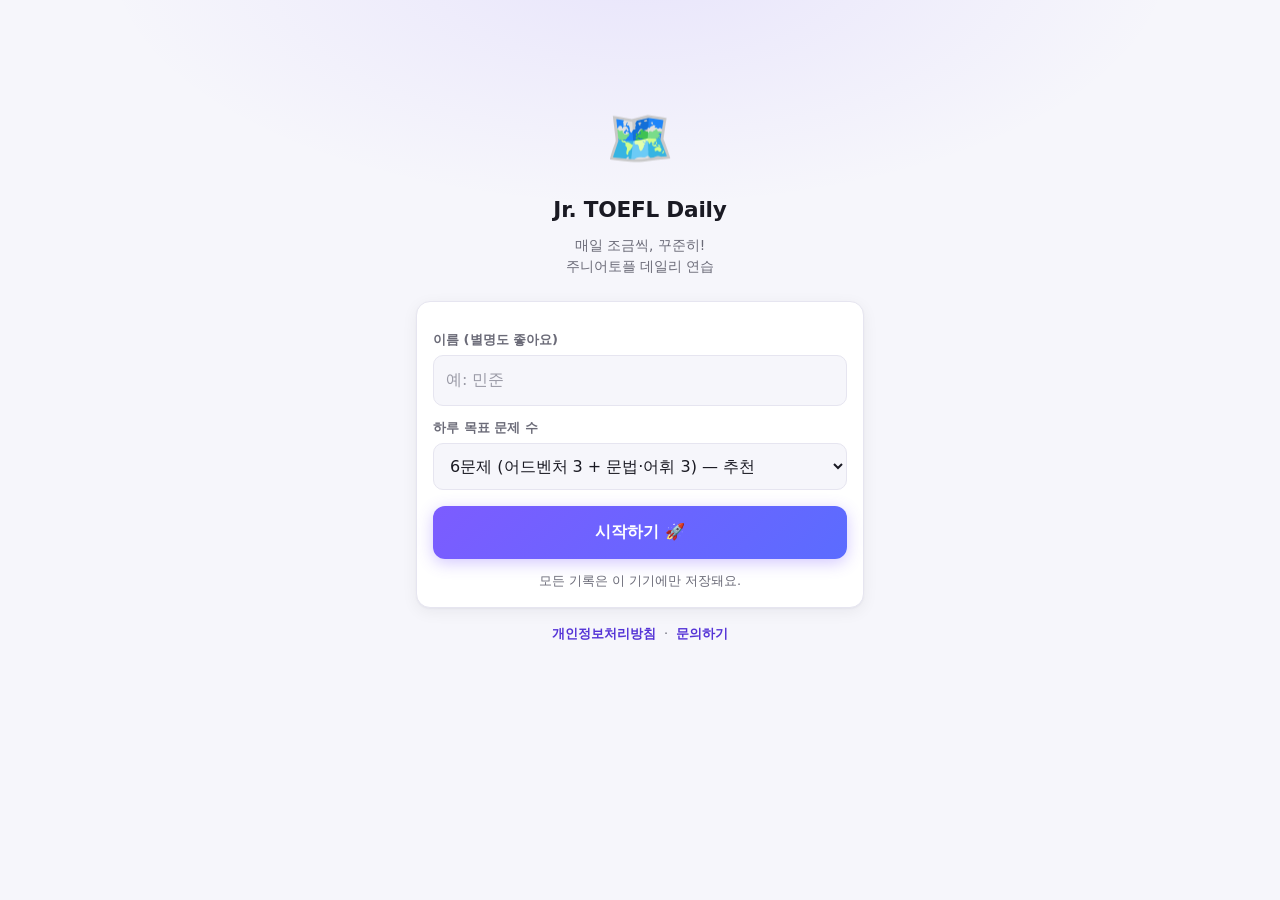
<file: index.html>
<!DOCTYPE html>
<html lang="ko">
<head>
  <meta charset="UTF-8">
  <meta name="viewport" content="width=device-width, initial-scale=1, viewport-fit=cover">
  <meta name="theme-color" content="#f6f6fb">
  <meta name="description" content="주니어토플 데일리 연습 - 매일 6문제, 꾸준한 학습 습관">
  <title>Jr. TOEFL Daily</title>
  <link rel="manifest" href="manifest.webmanifest">
  <link rel="icon" href="icon.svg" type="image/svg+xml">
  <link rel="apple-touch-icon" href="icon.svg">
  <link rel="stylesheet" href="styles.css">
</head>
<body>
  <div id="app"></div>
  <div id="toast-zone"></div>
  <script src="questions.js"></script>
  <script src="app.js"></script>
</body>
</html>
</file>
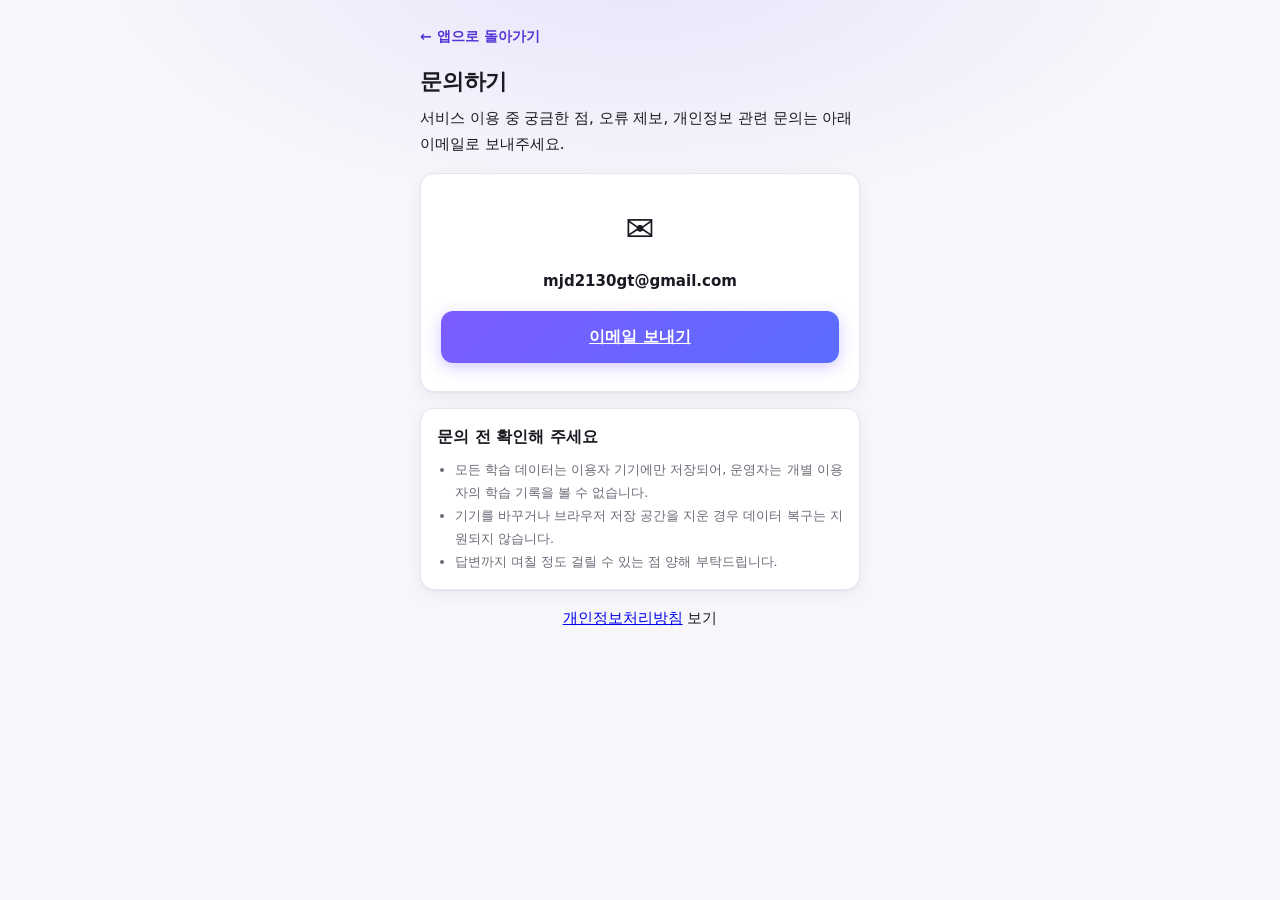
<file: contact.html>
<!DOCTYPE html>
<html lang="ko">
<head>
  <meta charset="UTF-8">
  <meta name="viewport" content="width=device-width, initial-scale=1">
  <meta name="theme-color" content="#f6f6fb">
  <title>문의하기 - Jr. TOEFL Daily</title>
  <link rel="icon" href="icon.svg" type="image/svg+xml">
  <link rel="stylesheet" href="styles.css">
  <style>
    .doc { max-width: 480px; margin: 0 auto; padding: 24px 20px 60px; }
    .doc p { color: var(--text); font-size: .94rem; line-height: 1.7; }
  </style>
</head>
<body>
  <div class="doc">
    <a href="index.html" class="link-btn">← 앱으로 돌아가기</a>
    <h1 class="mt16">문의하기</h1>
    <p class="sub mt8">서비스 이용 중 궁금한 점, 오류 제보, 개인정보 관련 문의는 아래 이메일로 보내주세요.</p>

    <div class="card mt16 center" style="padding:28px 20px">
      <div style="font-size:2.2rem">✉️</div>
      <p class="mt12" style="font-weight:700">mjd2130gt@gmail.com</p>
      <a class="btn primary mt16" href="mailto:mjd2130gt@gmail.com?subject=%5BJr.%20TOEFL%20Daily%5D%20%EB%AC%B8%EC%9D%98">
        이메일 보내기
      </a>
    </div>

    <div class="card mt16">
      <h3>문의 전 확인해 주세요</h3>
      <ul class="sub small mt8" style="padding-left:18px;line-height:1.8">
        <li>모든 학습 데이터는 이용자 기기에만 저장되어, 운영자는 개별 이용자의 학습 기록을 볼 수 없습니다.</li>
        <li>기기를 바꾸거나 브라우저 저장 공간을 지운 경우 데이터 복구는 지원되지 않습니다.</li>
        <li>답변까지 며칠 정도 걸릴 수 있는 점 양해 부탁드립니다.</li>
      </ul>
    </div>

    <p class="sub small mt16 center">
      <a href="privacy.html">개인정보처리방침</a> 보기
    </p>
  </div>
</body>
</html>
</file>
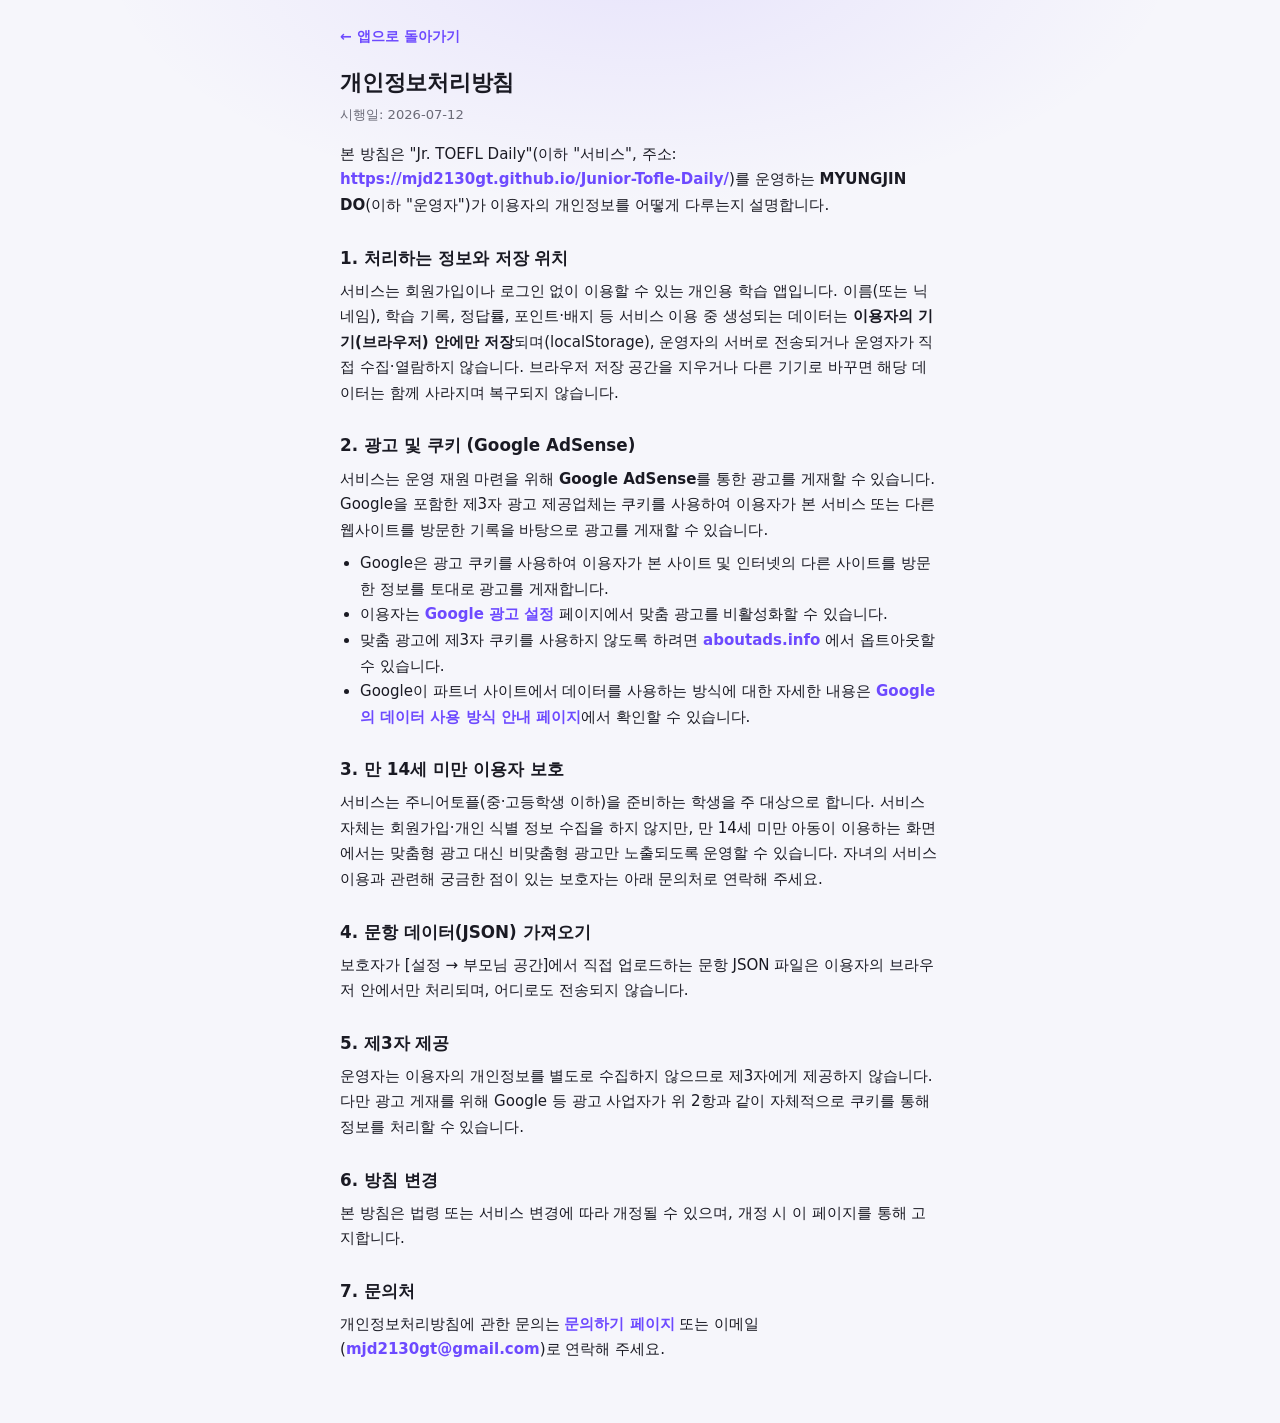
<file: privacy.html>
<!DOCTYPE html>
<html lang="ko">
<head>
  <meta charset="UTF-8">
  <meta name="viewport" content="width=device-width, initial-scale=1">
  <meta name="theme-color" content="#f6f6fb">
  <title>개인정보처리방침 - Jr. TOEFL Daily</title>
  <link rel="icon" href="icon.svg" type="image/svg+xml">
  <link rel="stylesheet" href="styles.css">
  <style>
    .doc { max-width: 640px; margin: 0 auto; padding: 24px 20px 60px; }
    .doc h1 { font-size: 1.4rem; margin-bottom: 4px; }
    .doc h2 { font-size: 1.05rem; margin: 26px 0 8px; }
    .doc p, .doc li { color: var(--text); font-size: .94rem; line-height: 1.7; }
    .doc ul { padding-left: 20px; margin: 8px 0; }
    .doc a { color: var(--primary); font-weight: 700; text-decoration: none; }
    .doc a:hover { text-decoration: underline; }
    .doc .updated { color: var(--sub); font-size: .82rem; }
  </style>
</head>
<body>
  <div class="doc">
    <a href="index.html" class="link-btn">← 앱으로 돌아가기</a>
    <h1 class="mt16">개인정보처리방침</h1>
    <p class="updated">시행일: 2026-07-12</p>

    <p class="mt16">
      본 방침은 "Jr. TOEFL Daily"(이하 "서비스", 주소:
      <a href="https://mjd2130gt.github.io/Junior-Tofle-Daily/" target="_blank" rel="noopener">https://mjd2130gt.github.io/Junior-Tofle-Daily/</a>)를
      운영하는 <b>MYUNGJIN DO</b>(이하 "운영자")가 이용자의 개인정보를 어떻게 다루는지 설명합니다.
    </p>

    <h2>1. 처리하는 정보와 저장 위치</h2>
    <p>
      서비스는 회원가입이나 로그인 없이 이용할 수 있는 개인용 학습 앱입니다.
      이름(또는 닉네임), 학습 기록, 정답률, 포인트·배지 등 서비스 이용 중 생성되는 데이터는
      <b>이용자의 기기(브라우저) 안에만 저장</b>되며(localStorage), 운영자의 서버로 전송되거나
      운영자가 직접 수집·열람하지 않습니다. 브라우저 저장 공간을 지우거나 다른 기기로 바꾸면
      해당 데이터는 함께 사라지며 복구되지 않습니다.
    </p>

    <h2>2. 광고 및 쿠키 (Google AdSense)</h2>
    <p>
      서비스는 운영 재원 마련을 위해 <b>Google AdSense</b>를 통한 광고를 게재할 수 있습니다.
      Google을 포함한 제3자 광고 제공업체는 쿠키를 사용하여 이용자가 본 서비스 또는 다른
      웹사이트를 방문한 기록을 바탕으로 광고를 게재할 수 있습니다.
    </p>
    <ul>
      <li>Google은 광고 쿠키를 사용하여 이용자가 본 사이트 및 인터넷의 다른 사이트를 방문한
        정보를 토대로 광고를 게재합니다.</li>
      <li>이용자는
        <a href="https://adssettings.google.com/" target="_blank" rel="noopener">Google 광고 설정</a>
        페이지에서 맞춤 광고를 비활성화할 수 있습니다.</li>
      <li>맞춤 광고에 제3자 쿠키를 사용하지 않도록 하려면
        <a href="https://www.aboutads.info/choices/" target="_blank" rel="noopener">aboutads.info</a>
        에서 옵트아웃할 수 있습니다.</li>
      <li>Google이 파트너 사이트에서 데이터를 사용하는 방식에 대한 자세한 내용은
        <a href="https://policies.google.com/technologies/partner-sites" target="_blank" rel="noopener">
        Google의 데이터 사용 방식 안내 페이지</a>에서 확인할 수 있습니다.</li>
    </ul>

    <h2>3. 만 14세 미만 이용자 보호</h2>
    <p>
      서비스는 주니어토플(중·고등학생 이하)을 준비하는 학생을 주 대상으로 합니다. 서비스 자체는
      회원가입·개인 식별 정보 수집을 하지 않지만, 만 14세 미만 아동이 이용하는 화면에서는
      맞춤형 광고 대신 비맞춤형 광고만 노출되도록 운영할 수 있습니다. 자녀의 서비스 이용과 관련해
      궁금한 점이 있는 보호자는 아래 문의처로 연락해 주세요.
    </p>

    <h2>4. 문항 데이터(JSON) 가져오기</h2>
    <p>
      보호자가 [설정 → 부모님 공간]에서 직접 업로드하는 문항 JSON 파일은 이용자의 브라우저 안에서만
      처리되며, 어디로도 전송되지 않습니다.
    </p>

    <h2>5. 제3자 제공</h2>
    <p>
      운영자는 이용자의 개인정보를 별도로 수집하지 않으므로 제3자에게 제공하지 않습니다.
      다만 광고 게재를 위해 Google 등 광고 사업자가 위 2항과 같이 자체적으로 쿠키를 통해
      정보를 처리할 수 있습니다.
    </p>

    <h2>6. 방침 변경</h2>
    <p>
      본 방침은 법령 또는 서비스 변경에 따라 개정될 수 있으며, 개정 시 이 페이지를 통해 고지합니다.
    </p>

    <h2>7. 문의처</h2>
    <p>
      개인정보처리방침에 관한 문의는 <a href="contact.html">문의하기 페이지</a> 또는 이메일
      (<a href="mailto:mjd2130gt@gmail.com">mjd2130gt@gmail.com</a>)로 연락해 주세요.
    </p>
  </div>
</body>
</html>
</file>
<file: styles.css>
/* ============ Jr. TOEFL Daily — fal.ai 스타일 라이트 테마 ============
   화이트 카드 · 얇은 보더 · 바이올렛/블루 액센트 · 은은한 글로우
   숫자·지표는 모노스페이스 (developer-tool aesthetic) */
:root {
  --bg: #f6f6fb;
  --bg-glow: radial-gradient(60% 40% at 50% -5%, rgba(109, 74, 255, .10), transparent 70%);
  --card: #ffffff;
  --card-hover: #f1f0fa;
  --text: #1a1a23;
  --sub: #6b6b78;
  --line: #e6e5f0;
  --primary: #6d4aff;
  --primary-dark: #5433d6;
  --primary-soft: rgba(109, 74, 255, .08);
  --accent: #b45309;
  --accent-soft: rgba(217, 119, 6, .12);
  --green: #16a34a;
  --green-soft: rgba(22, 163, 74, .12);
  --red: #dc2626;
  --red-soft: rgba(220, 38, 38, .10);
  --adventure: #ea580c;
  --adventure-soft: rgba(234, 88, 12, .10);
  --lfm: #0e7490;
  --lfm-soft: rgba(14, 116, 144, .10);
  --radius: 14px;
  --shadow: 0 1px 2px rgba(20, 20, 40, .04), 0 4px 16px rgba(20, 20, 40, .06);
  --mono: "JetBrains Mono", "Cascadia Code", Consolas, ui-monospace, monospace;
  --nav-h: 62px;
}

* { margin: 0; padding: 0; box-sizing: border-box; -webkit-tap-highlight-color: transparent; }

html, body { height: 100%; }
body {
  font-family: "Pretendard", "Apple SD Gothic Neo", "Malgun Gothic", "Segoe UI", system-ui, sans-serif;
  background: var(--bg);
  background-image: var(--bg-glow);
  background-repeat: no-repeat;
  color: var(--text);
  font-size: 16px;
  line-height: 1.55;
}

#app {
  max-width: 480px;
  margin: 0 auto;
  min-height: 100vh;
  padding: 16px 16px calc(var(--nav-h) + 24px);
}
#app.no-nav { padding-bottom: 24px; }

button { font: inherit; cursor: pointer; border: none; background: none; color: inherit; }
input, select { font: inherit; }

h1 { font-size: 1.35rem; letter-spacing: -.01em; } h2 { font-size: 1.1rem; } h3 { font-size: 1rem; }
.sub { color: var(--sub); font-size: .85rem; }
.small { font-size: .8rem; }
.mt8 { margin-top: 8px; } .mt12 { margin-top: 12px; } .mt16 { margin-top: 16px; } .mt24 { margin-top: 24px; }
.row { display: flex; align-items: center; gap: 8px; }
.row.between { justify-content: space-between; }
.grow { flex: 1; }
.center { text-align: center; }

.card {
  background: var(--card);
  border: 1px solid var(--line);
  border-radius: var(--radius);
  box-shadow: var(--shadow);
  padding: 16px;
}

/* ---------- buttons ---------- */
.btn {
  display: block; width: 100%;
  padding: 14px;
  border-radius: 12px;
  font-weight: 700; font-size: 1rem;
  text-align: center;
  transition: transform .06s, opacity .15s, box-shadow .15s;
}
.btn:active { transform: scale(.98); }
.btn.primary {
  background: linear-gradient(135deg, #7c5cff, #5b6cff);
  color: #fff;
  box-shadow: 0 4px 16px rgba(109, 74, 255, .3);
}
.btn.primary:disabled { background: #e6e5ef; color: #a3a3ae; box-shadow: none; cursor: default; }
.btn.ghost { background: var(--primary-soft); color: var(--primary-dark); border: 1px solid rgba(109, 74, 255, .25); }
.btn.warn { background: var(--red-soft); color: var(--red); border: 1px solid rgba(220, 38, 38, .25); }
.btn.small-btn { width: auto; display: inline-block; padding: 8px 14px; font-size: .85rem; border-radius: 10px; }

/* ---------- header / chips ---------- */
.topbar { display: flex; justify-content: space-between; align-items: center; margin-bottom: 14px; }
.chips { display: flex; gap: 6px; flex-wrap: wrap; }
.chip {
  display: inline-flex; align-items: center; gap: 4px;
  background: var(--card); border: 1px solid var(--line);
  border-radius: 999px; padding: 5px 11px;
  font-size: .8rem; font-weight: 700;
  font-family: var(--mono);
}

/* ---------- bottom nav ---------- */
nav.bottom {
  position: fixed; left: 0; right: 0; bottom: 0;
  height: var(--nav-h);
  background: rgba(255, 255, 255, .88);
  backdrop-filter: blur(10px);
  border-top: 1px solid var(--line);
  display: flex;
  max-width: 480px; margin: 0 auto;
  z-index: 50;
  padding-bottom: env(safe-area-inset-bottom);
}
nav.bottom button {
  flex: 1; display: flex; flex-direction: column; align-items: center; justify-content: center;
  gap: 2px; font-size: .68rem; color: var(--sub); font-weight: 600;
}
nav.bottom button .ico { font-size: 1.25rem; line-height: 1; }
nav.bottom button.active { color: var(--primary-dark); }

/* ---------- progress ---------- */
.progress-track { height: 10px; background: #ece9f7; border-radius: 999px; overflow: hidden; border: 1px solid var(--line); }
.progress-fill {
  height: 100%;
  background: linear-gradient(90deg, #7c5cff, #5b8cff);
  border-radius: 999px;
  transition: width .35s ease;
  box-shadow: 0 0 8px rgba(109, 74, 255, .35);
}
.progress-fill.gold { background: linear-gradient(90deg, #f59e0b, #fbbf24); box-shadow: 0 0 8px rgba(251, 191, 36, .35); }

/* ---------- quiz ---------- */
.track-tag {
  display: inline-block; padding: 3px 10px; border-radius: 999px;
  font-size: .72rem; font-weight: 800;
  font-family: var(--mono); letter-spacing: .02em;
  border: 1px solid;
}
.track-tag.adventure { background: var(--adventure-soft); color: var(--adventure); border-color: rgba(234, 88, 12, .3); }
.track-tag.lfm { background: var(--lfm-soft); color: var(--lfm); border-color: rgba(14, 116, 144, .3); }

/* ---------- 지갑 (코인 → 다이아몬드 → 포인트) ---------- */
.wallet-card { background: linear-gradient(160deg, rgba(255, 200, 60, .10), rgba(124, 58, 237, .10)); }
.wallet-row { padding: 2px 0; }
.wallet-label { font-weight: 700; font-size: .92rem; }
.wallet-need { font-size: .78rem; font-weight: 600; opacity: .7; }
.wallet-dots { display: flex; flex-wrap: wrap; gap: 5px; }
/* 채워진 칸은 아이콘, 빈 칸은 점 — 색이 아니라 모양으로도 구분되게 한다 */
.wallet-dot {
  width: 26px; height: 26px; line-height: 26px; text-align: center;
  border-radius: 50%; font-size: .82rem;
  background: rgba(128, 128, 128, .12); color: rgba(128, 128, 128, .5);
  border: 1.5px solid transparent;
}
.wallet-dot.on {
  background: rgba(255, 200, 60, .26); border-color: rgba(214, 158, 0, .45);
  color: inherit; animation: wallet-pop .28s ease-out;
}
@keyframes wallet-pop { from { transform: scale(.6) } to { transform: scale(1) } }
@media (prefers-reduced-motion: reduce) { .wallet-dot.on { animation: none } }

.passage {
  background: #f7f6ff;
  border: 1px solid var(--line);
  border-left: 3px solid var(--primary);
  border-radius: 10px; padding: 14px;
  font-size: .95rem; white-space: pre-line;
  margin-top: 12px;
}
.stem { font-weight: 700; font-size: 1.05rem; margin-top: 14px; }

.choices { display: flex; flex-direction: column; gap: 10px; margin-top: 14px; }
.choice {
  display: flex; align-items: center; gap: 10px;
  width: 100%; text-align: left;
  background: #fff; border: 1.5px solid var(--line);
  border-radius: 12px; padding: 13px 14px;
  font-size: .97rem; color: var(--text);
  transition: border-color .12s, background .12s, box-shadow .12s;
}
.choice .letter {
  flex: none; width: 28px; height: 28px; border-radius: 8px;
  background: #f0eff7; color: var(--sub);
  display: flex; align-items: center; justify-content: center;
  font-weight: 800; font-size: .82rem;
  font-family: var(--mono);
}
.choice:active { transform: scale(.98); }
.choice.selected { border-color: var(--primary); background: var(--primary-soft); box-shadow: 0 0 10px rgba(109, 74, 255, .18); animation: choice-pop .18s ease; }
.choice.selected .letter { background: var(--primary); color: #fff; }
.choice.correct { border-color: var(--green); background: var(--green-soft); animation: choice-pop .32s ease; }
.choice.correct .letter { background: var(--green); color: #fff; }
.choice.wrong { border-color: var(--red); background: var(--red-soft); animation: choice-shake .4s ease; }
.choice.wrong .letter { background: var(--red); color: #fff; }
.choice:disabled { cursor: default; }
@keyframes choice-pop { 0% { transform: scale(1); } 45% { transform: scale(1.035); } 100% { transform: scale(1); } }
@keyframes choice-shake { 0%,100% { transform: translateX(0); } 20% { transform: translateX(-7px); } 40% { transform: translateX(6px); } 60% { transform: translateX(-4px); } 80% { transform: translateX(2px); } }

.grade-banner {
  border-radius: 12px; padding: 12px 14px;
  font-weight: 800; font-size: 1rem;
  display: flex; align-items: center; gap: 8px;
  border: 1px solid;
}
.grade-banner.ok { background: var(--green-soft); color: var(--green); border-color: rgba(22, 163, 74, .25); }
.grade-banner.no { background: var(--red-soft); color: var(--red); border-color: rgba(220, 38, 38, .25); }

.explain {
  background: var(--accent-soft);
  border: 1px solid rgba(217, 119, 6, .25);
  border-radius: 10px;
  padding: 13px 14px; font-size: .92rem; margin-top: 10px;
}
.explain b { display: block; margin-bottom: 4px; color: var(--accent); }

/* ---------- home ---------- */
.hero {
  position: relative;
  background:
    radial-gradient(120% 140% at 85% -20%, rgba(91, 140, 255, .45), transparent 55%),
    linear-gradient(135deg, #4c1d95, #4338ca);
  border: 1px solid rgba(109, 74, 255, .4);
  color: #fff; border-radius: var(--radius);
  padding: 18px;
  box-shadow: 0 8px 28px rgba(76, 29, 149, .22);
  overflow: hidden;
}
.hero .big { font-size: 1.5rem; font-weight: 800; letter-spacing: -.01em; }
.hero .progress-track { background: rgba(0, 0, 0, .3); border-color: rgba(255, 255, 255, .12); }
.hero .progress-fill { background: linear-gradient(90deg, #fbbf24, #fde68a); box-shadow: 0 0 10px rgba(251, 191, 36, .5); }
.hero .btn { background: #fff; color: #3b2f8f; margin-top: 14px; box-shadow: 0 4px 14px rgba(0, 0, 0, .18); }

.stat-grid { display: grid; grid-template-columns: 1fr 1fr 1fr; gap: 8px; }
.stat-tile {
  background: var(--card); border: 1px solid var(--line);
  border-radius: 12px; padding: 12px 8px; text-align: center;
  box-shadow: var(--shadow);
}
.stat-tile .v { font-size: 1.1rem; font-weight: 800; font-family: var(--mono); }
.stat-tile .k { font-size: .72rem; color: var(--sub); margin-top: 2px; }

/* ---------- list items ---------- */
.list-item {
  background: var(--card); border: 1px solid var(--line);
  border-radius: 12px; padding: 13px 14px;
  display: flex; align-items: center; gap: 10px;
}
.list-item + .list-item { margin-top: 8px; }

.badge-grid { display: grid; grid-template-columns: repeat(3, 1fr); gap: 8px; }
.badge-cell {
  background: var(--card); border: 1px solid var(--line);
  border-radius: 12px; padding: 12px 6px;
  text-align: center;
}
.badge-cell .ico { font-size: 1.7rem; }
.badge-cell .nm { font-size: .72rem; font-weight: 700; margin-top: 4px; }
.badge-cell.locked { opacity: .35; filter: grayscale(1); }

/* ---------- tabs ---------- */
.tabs { display: flex; background: var(--card); border: 1px solid var(--line); border-radius: 11px; padding: 4px; }
.tabs button {
  flex: 1; padding: 8px; border-radius: 8px;
  font-size: .85rem; font-weight: 700; color: var(--sub);
}
.tabs button.active { background: var(--primary); color: #fff; box-shadow: 0 2px 10px rgba(109, 74, 255, .3); }

/* ---------- calendar strip ---------- */
.cal-grid { display: grid; grid-template-columns: repeat(7, 1fr); gap: 6px; }
.cal-cell {
  aspect-ratio: 1; border-radius: 8px;
  background: #f1f0f9; border: 1px solid var(--line);
  display: flex; align-items: center; justify-content: center;
  font-size: .68rem; color: var(--sub); font-weight: 700;
  font-family: var(--mono);
}
.cal-cell.done { background: var(--green); border-color: var(--green); color: #fff; }
.cal-cell.partial { background: rgba(22, 163, 74, .14); border-color: rgba(22, 163, 74, .35); color: var(--green); }
.cal-cell.today { outline: 2px solid var(--primary); outline-offset: 1px; }

/* ---------- forms ---------- */
.field { margin-top: 12px; }
.field label { display: block; font-size: .82rem; font-weight: 700; color: var(--sub); margin-bottom: 5px; }
.field input, .field select {
  width: 100%; padding: 12px; border-radius: 10px;
  border: 1.5px solid var(--line); background: var(--bg);
  color: var(--text);
  font-size: 1rem;
}
.field input::placeholder { color: #9a9aa6; }
.field input:focus, .field select:focus { outline: none; border-color: var(--primary); box-shadow: 0 0 0 3px rgba(109, 74, 255, .14); }
input, select { color-scheme: light; background: var(--bg); color: var(--text); }
input::placeholder { color: #9a9aa6; }

/* ---------- modal ---------- */
.modal-back {
  position: fixed; inset: 0; background: rgba(20, 20, 30, .45);
  backdrop-filter: blur(4px);
  display: flex; align-items: center; justify-content: center;
  z-index: 100; padding: 20px;
}
.modal {
  background: var(--card); border: 1px solid var(--line);
  border-radius: 16px; padding: 20px;
  width: 100%; max-width: 360px;
  animation: pop .18s ease;
}
@keyframes pop { from { transform: scale(.92); opacity: 0; } to { transform: scale(1); opacity: 1; } }

/* ---------- toast / coin animation (항상 다크 필로 표시해 어떤 배경에서도 잘 보이게) ---------- */
#toast-zone { position: fixed; top: 14px; left: 0; right: 0; z-index: 200; display: flex; flex-direction: column; align-items: center; gap: 6px; pointer-events: none; }
.toast {
  background: #1a1a23; color: #f5f5fa;
  border: 1px solid rgba(255, 255, 255, .08);
  border-radius: 999px;
  padding: 9px 18px; font-size: .88rem; font-weight: 700;
  box-shadow: 0 6px 20px rgba(20, 20, 40, .22);
  animation: toast-in 2.6s ease forwards;
}
.toast.coin { background: #3d2b06; color: #fcd34d; border-color: rgba(252, 211, 77, .3); }
@keyframes toast-in {
  0% { transform: translateY(-16px); opacity: 0; }
  10%, 82% { transform: translateY(0); opacity: 1; }
  100% { transform: translateY(-10px); opacity: 0; }
}

.confetti {
  position: fixed; font-size: 1.5rem; z-index: 150; pointer-events: none;
  animation: fall 1.6s ease-in forwards;
}
@keyframes fall {
  0% { transform: translateY(-10vh) rotate(0deg); opacity: 1; }
  100% { transform: translateY(80vh) rotate(360deg); opacity: 0; }
}

/* ---------- level-up modal ---------- */
.modal.levelup { max-width: 320px; }
.lv-ring {
  width: 96px; height: 96px; margin: 4px auto 0;
  border-radius: 50%;
  display: flex; align-items: center; justify-content: center;
  font-size: 3rem;
  background: radial-gradient(circle at 50% 40%, rgba(124, 92, 255, .28), rgba(124, 92, 255, .08));
  border: 2px solid rgba(124, 92, 255, .5);
  animation: lv-pop .45s cubic-bezier(.2, 1.2, .4, 1);
}
.lv-tag {
  display: inline-block; font-family: var(--mono); font-weight: 800;
  font-size: .72rem; letter-spacing: .18em;
  color: var(--primary-dark);
  background: var(--primary-soft); border: 1px solid rgba(109, 74, 255, .3);
  border-radius: 999px; padding: 3px 12px;
}
@keyframes lv-pop { 0% { transform: scale(.3); opacity: 0; } 100% { transform: scale(1); opacity: 1; } }

/* ---------- charts (stats) ---------- */
.bar-row + .bar-row { margin-top: 14px; }
.bar-label { font-weight: 700; font-size: .9rem; }
.bar-dot { display: inline-block; width: 9px; height: 9px; border-radius: 50%; margin-right: 6px; vertical-align: middle; }
.bar-val { font-family: var(--mono); font-weight: 800; font-size: .88rem; }
.bar-track { height: 12px; margin-top: 7px; background: #ece9f7; border: 1px solid var(--line); border-radius: 999px; overflow: hidden; }
.bar-fill { height: 100%; min-width: 4px; border-radius: 999px; transition: width .6s cubic-bezier(.2, .8, .3, 1); }

/* 난이도 별 */
.diff-stars { font-size: .82rem; letter-spacing: 1px; white-space: nowrap; }
.diff-on { color: var(--accent); }
.diff-off { color: var(--line); }
.diff-txt { font-family: var(--mono); font-weight: 700; font-size: .72rem; color: var(--sub); letter-spacing: 0; margin-left: 2px; }

.spark { width: 100%; height: auto; display: block; overflow: visible; }
.spark-grid { stroke: var(--line); stroke-width: 1; stroke-dasharray: 3 3; }
.spark-gtext { fill: var(--sub); font-size: 9px; font-family: var(--mono); }
.spark-area { fill: rgba(109, 74, 255, .13); }
.spark-line { fill: none; stroke: #6d4aff; stroke-width: 2; stroke-linecap: round; stroke-linejoin: round; }
.spark-dot { fill: #6d4aff; stroke: var(--card); stroke-width: 1.6; }

/* ---------- result ---------- */
.result-emoji { font-size: 3.2rem; animation: result-pop .5s cubic-bezier(.2, 1.3, .4, 1); }
@keyframes result-pop { 0% { transform: scale(0) rotate(-12deg); } 70% { transform: scale(1.15) rotate(4deg); } 100% { transform: scale(1) rotate(0); } }
.result-score { font-size: 2.6rem; font-weight: 900; font-family: var(--mono); }
.point-line { display: flex; justify-content: space-between; padding: 7px 0; border-bottom: 1px dashed var(--line); font-size: .9rem; }
.point-line:last-child { border-bottom: none; }
.point-line .p { font-weight: 800; color: var(--accent); font-family: var(--mono); }

/* ---------- misc ---------- */
.pill-num {
  min-width: 24px; padding: 2px 8px; border-radius: 999px;
  background: var(--red-soft); color: var(--red);
  border: 1px solid rgba(220, 38, 38, .25);
  font-size: .75rem; font-weight: 800; text-align: center;
  font-family: var(--mono);
}
.divider { height: 1px; background: var(--line); margin: 14px 0; }
.link-btn { color: var(--primary-dark); font-weight: 700; font-size: .88rem; }
a.link-btn { text-decoration: none; }
.back-btn { font-size: 1.3rem; padding: 4px 10px 4px 0; color: var(--sub); }

/* ---------- 접근성: 모션 최소화 설정 시 애니메이션/전환 비활성화 ---------- */
@media (prefers-reduced-motion: reduce) {
  *, *::before, *::after {
    animation-duration: .001ms !important;
    animation-iteration-count: 1 !important;
    transition-duration: .001ms !important;
    scroll-behavior: auto !important;
  }
  .confetti { display: none !important; }
}
</file>
